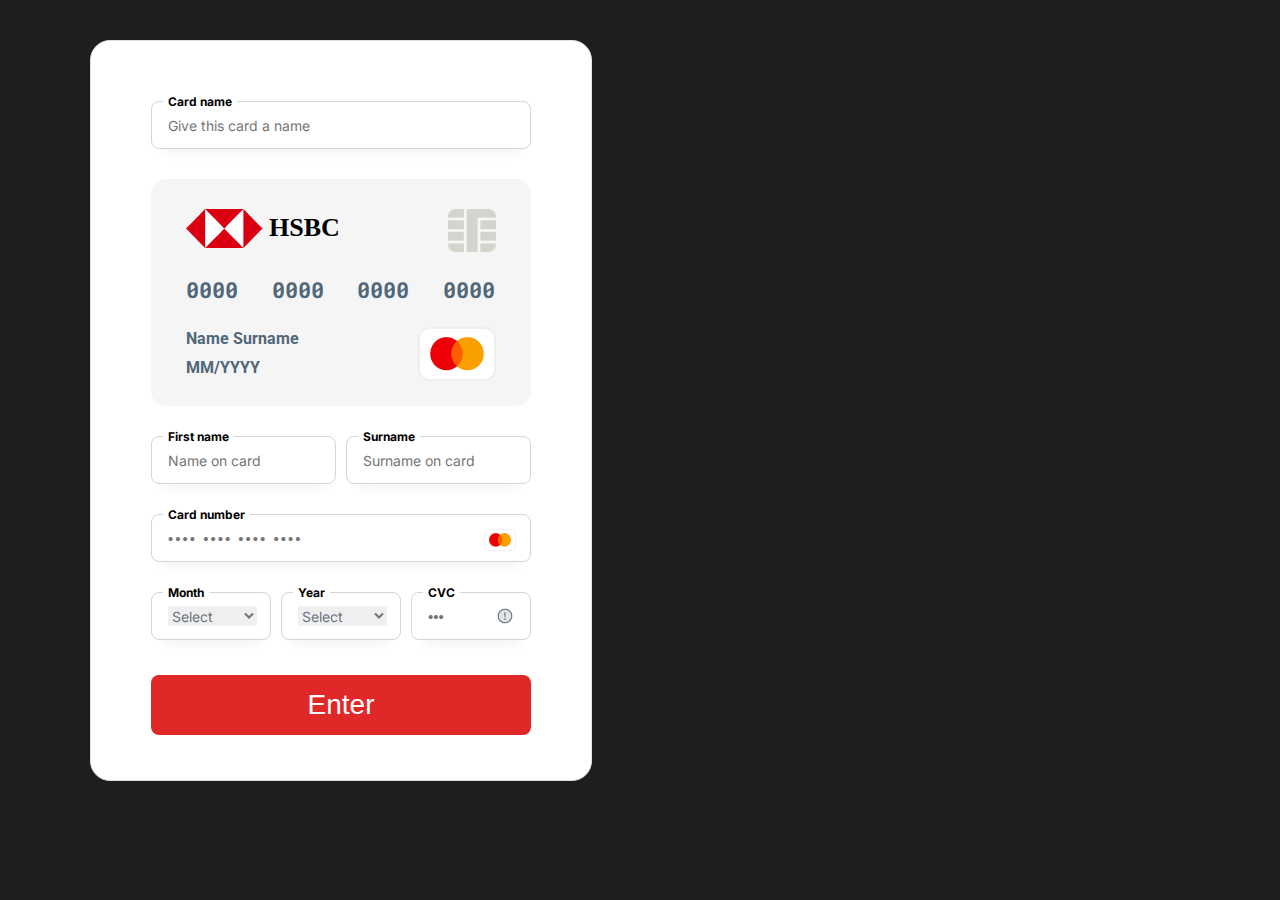
<file: index.html>
<!DOCTYPE html>
<html lang="en">

<head>
    <meta charset="UTF-8">
    <meta http-equiv="X-UA-Compatible" content="IE=edge">
    <meta name="viewport" content="width=device-width, initial-scale=1.0">
    <title>Forms</title>
    <link href="styles.css" rel="stylesheet">

</head>

<body>
    <div class="main">

        <div class="credit-card">

            <form action="" method="post">

                <fieldset class="card-name property-height-border">
                    <legend>Card name</legend>
                    <input class="card-text property-width-position" type="text" placeholder="Give this card a name">
                </fieldset>

                <div class="card-area credit-card__card-area">
                    <div class="logo">
                        <img class="logo-card" src="./static/images/logo-card.png" alt="icon logo">
                        <h1 class="text">HSBC</h1>
                        <img class="chip" src="./static/images/chip-card.png" alt="icon chip">
                    </div>

                    <div class="elements">
                        <div class="number-element">
                            <p>0000</p>
                            <p>0000</p>
                            <p>0000</p>
                            <p>0000</p>
                        </div>

                        <div class="client">
                            <div class="name-date">
                                <p class="name general">Name Surname</p>
                                <p class="month-year general">MM/YYYY</p>
                            </div>
                            <img class="icon-bank" src="./static/images/mastercard.png" alt="icon bank">
                        </div>
                    </div>
                </div>


                <div class="about-client credit-card__about-client">
                    <fieldset class="first-name property-height-border">
                        <legend>First name</legend>
                        <input class="name-text property-width-position" type="text" placeholder="Name on card">
                    </fieldset>

                    <fieldset class="surname property-height-border">
                        <legend>Surname</legend>
                        <input class="surname-text property-width-position" type="text" placeholder="Surname on card">
                    </fieldset>
                </div>

                <fieldset class="card-number property-height-border">
                    <legend>Card number</legend>
                    <div class="wraper-dots-logo">
                        <input class="enter-number all-dots" type="number" maxlength="16"
                            placeholder="•••• •••• •••• ••••">
                        <img class="small-logo" src="./static/images/mastercard.png" alt="logo bank small">

                    </div>
                </fieldset>


                <div class="date credit-card__date">

                    <fieldset class="month property-height-border all-data">
                        <legend>Month</legend>
                        <select>
                            <option value="month-1">Select</option>
                            <option value="month-2">Select</option>
                            <option value="month-3">Select</option>
                        </select>

                    </fieldset>

                    <fieldset class="year property-height-border all-data">
                        <legend>Year</legend>
                        <select>
                            <option value="year-1">Select</option>
                            <option value="year-2">Select</option>
                            <option value="year-3">Select</option>
                        </select>
                    </fieldset>

                    <fieldset class="cvc property-height-border all-data">
                        <legend>CVC</legend>
                        <div class="wraper-dots-cvc">
                            <input class="dots all-dots" type="password" maxlength="3" placeholder="•••">
                            <img class="icon-cvc" src="./static/images/cvc-icon.png" alt="cvc icon">

                        </div>
                    </fieldset>
                </div>

                <div class="button credit-card__button">
                    <button class="btn" type="button">Enter</button>
                </div>

            </form>
        </div>
    </div>

</body>

</html>
</file>
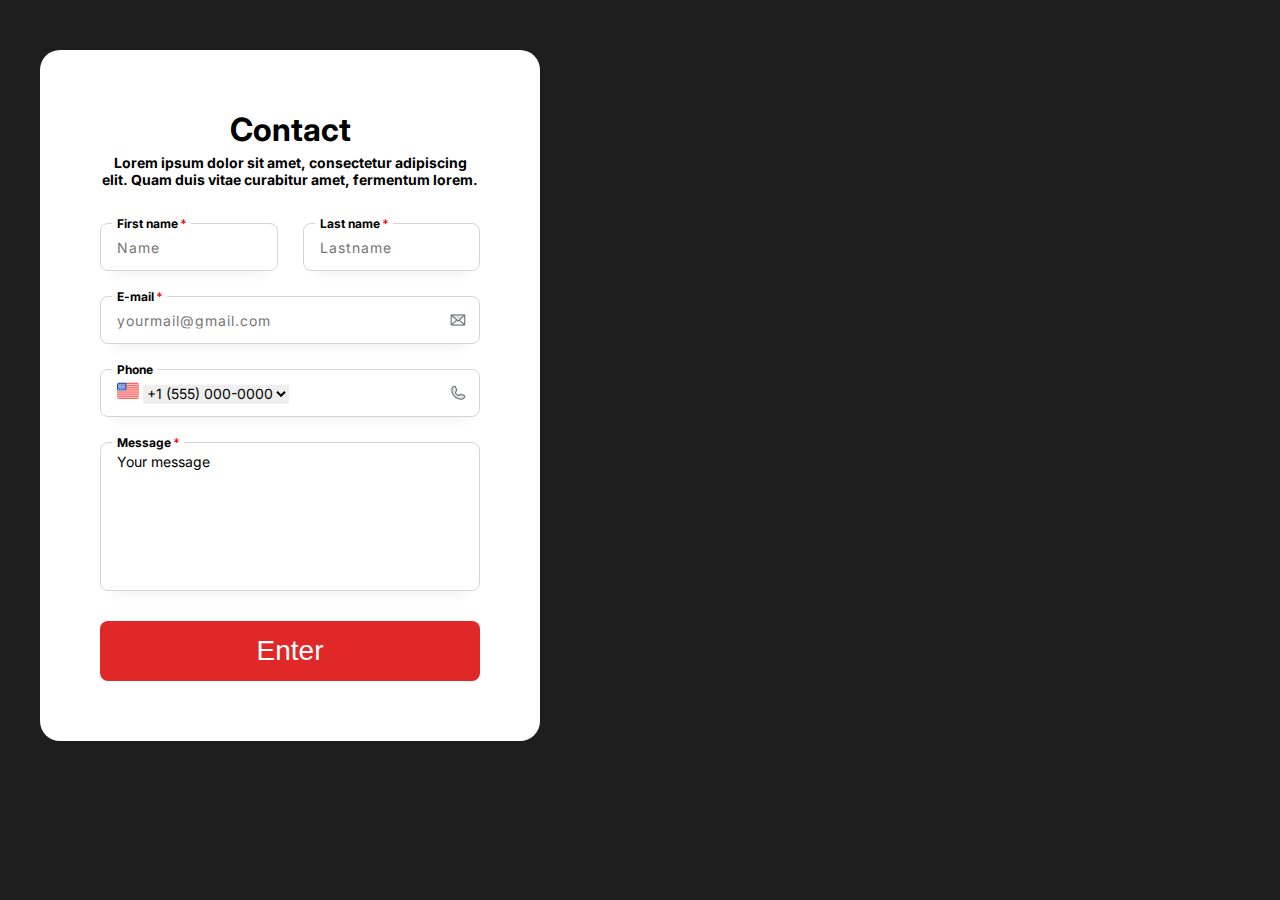
<file: contact.html>
<!DOCTYPE html>
<html lang="en">

<head>
    <meta charset="UTF-8">
    <meta http-equiv="X-UA-Compatible" content="IE=edge">
    <meta name="viewport" content="width=device-width, initial-scale=1.0">
    <title>Contact</title>
    <link rel="stylesheet" href="contact.css">
</head>

<body>

    <div class="contact">

        <div class="contact-title contact__contact-title">
            <h1 class="title contact-title__title">Contact</h1>
            <h4 class="text contact-title__text">Lorem ipsum dolor sit amet, consectetur adipiscing elit. Quam duis
                vitae curabitur amet,
                fermentum
                lorem. </h4>
        </div>

        <form action="" method="post">

            <div class="first-last-name contact__first-last-name">
                <fieldset class="property-height-border first-last-name__property-height-border width">
                    <legend>First name <img class="star first-last-name__star" src="./static/images/star.png"
                            alt="star"></legend>
                    <input class="first-name first-last-name__first-name" type="text" placeholder="Name">
                </fieldset>

                <fieldset class="property-height-border first-last-name__property-height-border width">
                    <legend>Last name <img class="star" src="./static/images/star.png" alt="star"></legend>
                    <input class="last-name" type="text" placeholder="Lastname">
                </fieldset>
            </div>

            <fieldset class="property-height-border contact__property-height-border your-mail">
                <legend>E-mail <img class="star property-height-border__star" src="./static/images/star.png" alt="star">
                </legend>
                <input class="email property-height-border__email" type="text" placeholder="yourmail@gmail.com">
                <div class="envelop property-height-border__envelop">
                    <img class="icon-envelop envelop__icon-envelop" src="./static/images/envelop.png" alt="envelop">
                </div>
            </fieldset>

            <fieldset class="property-height-border contact__property-height-border phone">
                <legend>Phone</legend>
                <div class="wrapper-flag-phone property-height-border__wrapper-flag-phone">
                    <img class="flag wrapper-flag-phone__flag" src="./static/images/flag.icon.png" alt="flag">
                    <select class="phone-number property-height-border__phone-number phone-message">
                        <option value="country-1">+1 (555) 000-0000</option>
                        <option value="country-1">+1 (555) 000-0000</option>
                        <option value="country-1">+1 (555) 000-0000</option>
                        <option value="country-1">+1 (555) 000-0000</option>
                    </select>

                </div>

                <div class="icon-ph contact__icon-ph">
                    <img class="icone-phone icon-ph__icone-phone" src="./static/images/icon-phone.png" alt="phone">
                </div>
            </fieldset>

            <fieldset class="message contact__message">
                <legend>Message <img class="star message__star" src="./static/images/star.png" alt="star"></legend>
                <textarea class="your-message message__your-message phone-message" name="comment" id="comment-field"
                    rows="8">Your message</textarea>
            </fieldset>

        </form>

        <div class="button contact__button">
            <button class="btn button__btn" type="button">Enter</button>
        </div>


    </div>

</body>

</html>
</file>
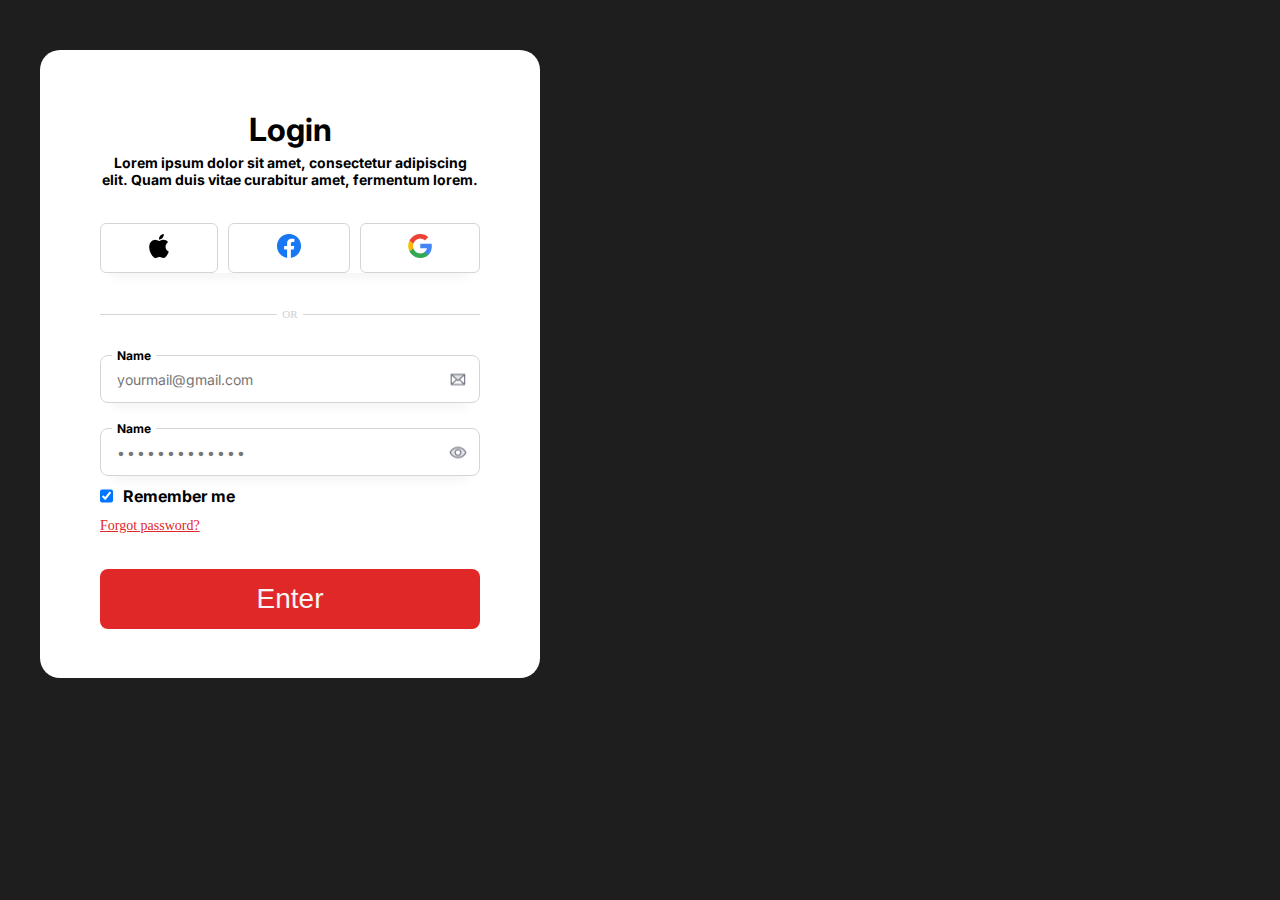
<file: login.html>
<!DOCTYPE html>
<html lang="en">

<head>
    <meta charset="UTF-8">
    <meta http-equiv="X-UA-Compatible" content="IE=edge">
    <meta name="viewport" content="width=device-width, initial-scale=1.0">
    <title>Login</title>
    <link rel="stylesheet" href="login.css">
</head>

<body>

    <div class="main">
        <div class="login">

            <form class="form-login" action="" method="post">

                <h1 class="title">Login</h1>

                <h5 class="text">Lorem ipsum dolor sit amet, consectetur adipiscing elit. Quam duis vitae curabitur
                    amet,
                    fermentum lorem.
                </h5>

                <div class="icons login__icons">
                    <div class="apple border">
                        <img class="icon-apple" src="./static/images/icon-apple.png" alt="icon apple">
                    </div>
                    <div class="facebook border">
                        <img class="icon-facebook" src="./static/images/icon-facebook.png" alt="icon-facebook">
                    </div>
                    <div class="google border">
                        <img class="icon-google" src="./static/images/icon-google.png" alt="icon-google">
                    </div>
                </div>

                <div class="or-line">
                    <p class="line"></p>
                    <p class="or">OR</p>
                    <p class="line"></p>
                </div>


                <fieldset class="name-email email-password">
                    <legend>Name</legend>
                    <div class="wraper-email-name-eyes">
                        <input class="email" type="email" placeholder="yourmail@gmail.com">
                        <img class="icon-envelop" src="./static/images/envelop.png" alt="icon envelop">
                    </div>
                </fieldset>

                <fieldset class="name-password email-password">
                    <legend>Name</legend>
                    <div class="wraper-email-name-eyes">
                        <input class="name-eyes" type="text" placeholder="•••••••••••••">
                        <img class="icon-eyes" src="./static/images/icon-eyes.png" alt="icon eyes">
                    </div>
                </fieldset>



                <div class="check login_check">
                    <input class="checkbox" type="checkbox" checked>
                    <p class="remember">Remember me</p>
                </div>

                <div class="password login_password">
                    <a class="forgot" href="#">Forgot password?</a>
                </div>

                <div class="button login_button">
                    <button class="btn-enter" type="button">Enter</button>
                </div>

            </form>

        </div>

    </div>

</body>

</html>
</file>
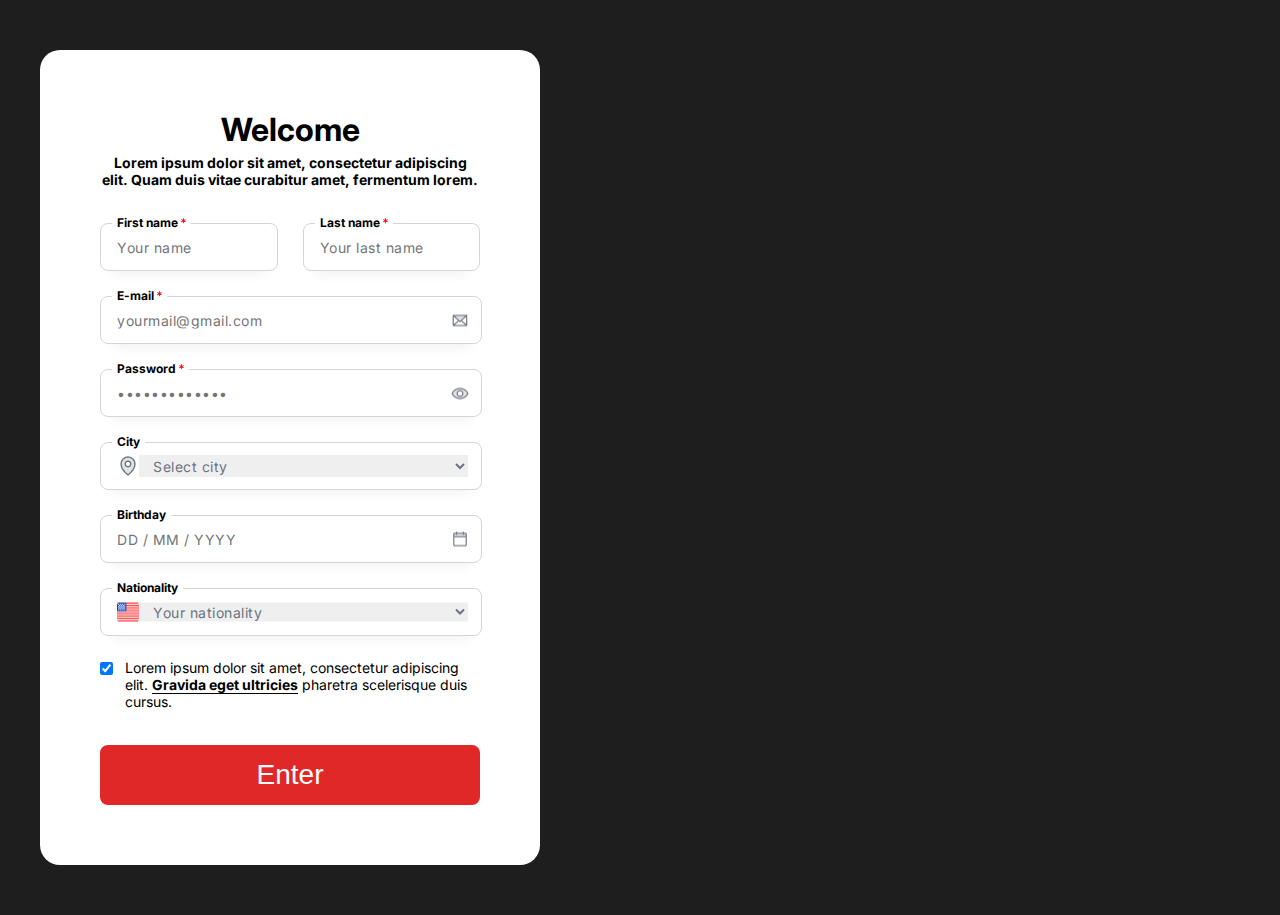
<file: welcome.html>
<!DOCTYPE html>
<html lang="en">

<head>
    <meta charset="UTF-8">
    <meta http-equiv="X-UA-Compatible" content="IE=edge">
    <meta name="viewport" content="width=device-width, initial-scale=1.0">
    <title>Welcome</title>
    <link rel="stylesheet" href="welcome.css">
</head>

<body>


    <div class="welcome">

        <div class="title-text welcome__title-text">
            <h1 class="welcome-title">Welcome</h1>
            <h4 class="welcome-text">Lorem ipsum dolor sit amet, consectetur adipiscing elit. Quam duis vitae curabitur
                amet,
                fermentum
                lorem. </h4>
        </div>

        <form class="form-welcome" action="" method="post">

            <div class="general welcome__general">
                <fieldset class="general-properties">
                    <legend>First name <img class="star" src="./static/images/star.png" alt="star"></legend>
                    <input class="your-name" type="text" placeholder="Your name">
                </fieldset>

                <fieldset class="general-properties">
                    <legend>Last name <img class="star" src="./static/images/star.png" alt="star"></legend>
                    <input class="your-name" type="text" placeholder="Your last name">
                </fieldset>
            </div>


            <fieldset class="email-star general-properties email-pass-birth">
                <legend>E-mail <img class="star" src="./static/images/star.png" alt="star"></legend>
                <div class="wraper-email-pass-birth">
                    <input class="your-property" type="text" placeholder="yourmail@gmail.com">
                    <img class="your-envelop indent-right" src="./static/images/envelop.png" alt="envelop">
                </div>
            </fieldset>


            <fieldset class="password-star general-properties email-pass-birth">
                <legend>Password <img class="star" src="./static/images/star.png" alt="star"></legend>
                <div class="wraper-email-pass-birth">
                    <input class="your-property" type="number" placeholder="•••••••••••••" maxlength="13">
                    <img class="your-eyes indent-right" src="./static/images/icon-eyes.png" alt="eyes">
                </div>
            </fieldset>


            <fieldset class="city general-properties city-national">
                <legend>City</legend>
                <div class="wraper-city-national">
                    <img class="icon-navigator left-indent" src="./static/images/nav.icon.png" alt="navigator">
                    <select class="your-city">
                        <option value="city-1">Select city</option>
                        <option value="city-2">Select city</option>
                        <option value="city-3">Select city</option>
                    </select>
                </div>
            </fieldset>


            <fieldset class="birthday general-properties email-pass-birth">
                <legend>Birthday</legend>
                <div class="wraper-email-pass-birth">
                    <input class="your-property" type="text" placeholder="DD / MM / YYYY" maxlength="8">
                    <img class="icon-calendar indent-right" src="./static/images/calendar.png" alt="calendar">
                </div>
            </fieldset>


            <fieldset class="nationality general-properties city-national">
                <legend>Nationality</legend>
                <div class="wraper-city-national">
                    <img class="flag left-indent" src="./static/images/flag.icon.png" alt="flag">
                    <select class="your-national">
                        <option value="nationality-1">Your nationality</option>
                        <option value="nationality-1">Your nationality</option>
                        <option value="nationality-1">Your nationality</option>
                    </select>
                </div>
            </fieldset>

        </form>

        <div class="welcome-checkboks welcome__welcome-checkboks">
            <input class="icon-checkbox" type="checkbox" checked>
            <p>Lorem ipsum dolor sit amet, consectetur adipiscing elit. <span>Gravida eget ultricies</span> pharetra
                scelerisque
                duis cursus.</p>
        </div>

        <div class="welcome-button welcome__welcome-button">
            <button class="your-button" type="button">Enter</button>
        </div>

    </div>

</body>

</html>
</file>
<file: styles.css>
@import url('https://fonts.googleapis.com/css2?family=Inter:wght@300&display=swap');
@import url('https://fonts.googleapis.com/css2?family=Inter:wght@700&display=swap');
@import url('https://fonts.googleapis.com/css2?family=Roboto:wght@300&display=swap');
@import url('https://fonts.googleapis.com/css2?family=Roboto+Mono:wght@200&display=swap');

* {
    margin: 0;
    padding: 0;
}

:root {
    --fonts-text: 'Inter', sans-serif;
    --fonts-big-text: 'Inter', sans-serif;
    --font-text-1: 'Roboto', sans-serif;
    --color-card-area: #F5F5F5;
    --color-card-area-2: #516778;
    --color-border: #D2D5DA;
    --color-text: #6C727F;
    --color-background: #1E1E1E;
    --color-shadow: rgba(0, 0, 0, 0.05);
    --color-input: #000;
    --color-back: #fff;
}

body {
    background-color: var(--color-background);
}

.main {
    margin: 40px 90px;
}

.credit-card {
    width: 500px;
    height: 739px;
    background-color: white;
    border: 1px solid rgb(224, 223, 223);
    border-radius: 20px;
}

form {
    width: 380px;
    height: 524px;
    margin: 60px;
}

.card-name {
    margin-bottom: 30px;
    font-weight: bold;
    font-family: var(--fonts-text);
}

legend {
    padding-left: 5px;
    padding-right: 5px;
    margin-left: -5px;
    position: absolute;
    z-index: 2;
    margin-top: -8px;
    background-color: var(--color-back);
}

.card-text {
    width: 100%;
    height: 17px;
    font-size: 14px;
    font-family: var(--fonts-text);
}

input {
    outline: none;
    border: none;
}

.credit-card__card-area {
    margin-bottom: 30px;
    background-color: var(--color-card-area);
    border-radius: 15px;
    padding: 30px 35px 25px 35px;
}

.logo {
    display: grid;
    grid-template-columns: 83px 1fr 48px;
    margin-bottom: 23px;
}

.text {
    font-family: var(--font-text);
    font-weight: bold;
    font-size: 26px;
    padding-top: 4px;
}

.number-element {
    display: grid;
    grid-template-columns: repeat(4, 1fr);
    margin-bottom: 23px;
    gap: 0 32.67px;
    font-size: 22px;
    font-family: 'Roboto Mono', monospace;
    font-weight: bold;
    color: var(--color-card-area-2);
}

.client {
    display: grid;
    grid-template-columns: repeat(2, 1fr);
}

.name-date {
    color: var(--color-card-area-2);
    font-size: 16px;
    font-family: var(--font-text-1);
}

.name {
    margin-bottom: 5px;
}

.general {
    font-size: 16px;
    line-height: 24px;
    font-weight: bold;
}

.icon-bank {
    margin-left: 90px;
}

.credit-card__about-client {
    display: grid;
    grid-template-columns: repeat(2, 1fr);
    gap: 10px;
    margin-bottom: 30px;
    font-weight: bold;
    font-family: var(--fonts-text);
}

.property-height-border {
    height: 46px;
    font-size: 12px;
    border-radius: 8px;
    box-shadow: 0px 16px 11px -12px var(--color-shadow);
    border: 1px solid var(--color-border);
    padding-left: 16px;
    padding-right: 12px;
    position: relative;
}

.property-width-position {
    width: 85%;
    font-size: 14px;
    font-family: var(--fonts-text);
    position: absolute;
    top: 50%;
    transform: translateY(-50%);
}

.wraper-dots-logo {
    display: grid;
    grid-template-columns: 343px 1fr;
    gap: 17px;
    position: absolute;
    top: 50%;
    transform: translateY(-50%);
}

.card-number {
    display: flex;
    justify-content: space-between;
    margin-bottom: 30px;
    font-weight: bold;
    font-family: var(--fonts-text);
}

.enter-number {
    letter-spacing: 2px;
}

.dots {
    width: 70%;
}

.all-dots {
    height: 18px;
    font-size: 15px;
}

.small-logo {
    width: 32px;
    height: 22px;
    position: absolute;
    right: 12px;
}

.credit-card__date {
    display: grid;
    grid-template-columns: repeat(3, 1fr);
    gap: 10px;
    font-weight: bold;
    font-family: var(--fonts-text);
}

.all-data {
    padding-right: 12px;
    padding-left: 16px;
}

select {
    border: none;
    font-family: var(--fonts-text);
    color: var(--color-text);
    width: 75%;
    font-size: 14px;
    outline: none;
    position: absolute;
    top: 50%;
    transform: translateY(-50%);
}

.wraper-dots-cvc {
    display: grid;
    grid-template-columns: 2fr 1fr;
    position: absolute;
    top: 50%;
    transform: translateY(-50%);
}

.btn {
    width: 380px;
    height: 60px;
    border-radius: 8px;
    margin-top: 35px;
    background-color: #E12828;
    border: none;
    font-size: 28px;
    color: var(--color-back);
}
</file>
<file: contact.css>
@import url('https://fonts.googleapis.com/css2?family=Inter:wght@300&display=swap');
@import url('https://fonts.googleapis.com/css2?family=Inter:wght@700&display=swap');
@import url('https://fonts.googleapis.com/css2?family=Roboto:wght@300&display=swap');
@import url('https://fonts.googleapis.com/css2?family=Roboto+Mono:wght@200&display=swap');

* {
    margin: 0;
    padding: 0;
}

:root {
    --fonts-text: 'Inter', sans-serif;
    --fonts-big-text: 'Inter', sans-serif;
    --font-text-1: 'Roboto', sans-serif;
    --font-small-text: 'Inter', sans-serif;
    --color-card-area: #F5F5F5;
    --color-card-area-2: #516778;
    --color-border: #D2D5DA;
    --color-text: #6C727F;
    --color-background: #1E1E1E;
    --color-shadow: rgba(0, 0, 0, 0.05);
    --color-input: #000;
    --color-or: #CFCFCF;
    --color-button: #E12828;
    --color-back: #fff;
}

body {
    background-color: var(--color-background);
}

.contact {
    width: 500px;
    height: 691px;
    background-color: var(--color-back);
    border-radius: 20px;
    margin: 50px 40px;
}

.contact__contact-title {
    width: 380px;
    height: 78px;
    padding: 60px 60px 0 60px;
}

.contact-title__title {
    font-size: 32px;
    font-family: var(--fonts-big-text);
    margin-bottom: 5px;
    text-align: center;
}

.contact-title__text {
    font-size: 14px;
    text-align: center;
    font-family: var(--fonts-text);
}

form {
    width: 380px;
    height: 363px;
    padding: 35px 60px;
}

.width {
    width: 175px;
}

legend {
    font-weight: bold;
    padding-left: 5px;
    padding-right: 5px;
    margin-left: -5px;
    font-size: 12px;
    font-family: var(--fonts-text);
    position: absolute;
    z-index: 2;
    margin-top: -8px;
    background-color: var(--color-back);
}

.star {
    transform: translateY(-3px);
}

.property-height-border {
    position: relative;
    height: 46px;
    border: 1px solid var(--color-border);
    border-radius: 8px;
    box-shadow: 0px 16px 11px -12px var(--color-shadow);
    padding-left: 16px;
}

input {
    font-size: 14px;
    font-family: var(--fonts-text);
    letter-spacing: 1px;
    border: none;
    outline: none;
    width: 80%;
    position: absolute;
    top: 50%;
    transform: translateY(-50%);
}

.contact__first-last-name {
    display: flex;
    justify-content: space-between;
    gap: 25px;
    margin-bottom: 25px;
}

.your-mail {
    display: flex;
    justify-content: space-between;
    margin-bottom: 25px;
}

.icon-envelop {
    position: absolute;
    top: 50%;
    transform: translateY(-50%);
    right: 12px;
}

.phone {
    display: flex;
    justify-content: space-between;
    margin-bottom: 25px;
}

.wrapper-flag-phone {
    position: absolute;
    top: 50%;
    transform: translateY(-50%);
}

.icone-phone {
    position: absolute;
    top: 50%;
    right: 12px;
    transform: translateY(-50%);
}

.message {
    position: relative;
    padding-left: 16px;
    border: 1px solid var(--color-border);
    border-radius: 8px;
    box-shadow: 0px 16px 11px -12px var(--color-shadow);
}

textarea {
    transform: translateY(3px);
    resize: none;
}

.phone-message {
    border: none;
    outline: none;
    font-family: var(--fonts-text);
    font-size: 14px;
}

.your-message {
    width: 95%;
    padding-top: 7px;
}

.button {
    padding: 0 60px 60px 60px;
}

.btn {
    width: 100%;
    height: 60px;
    font-size: 28px;
    color: var(--color-back);
    background-color: var(--color-button);
    border: none;
    border-radius: 8px;
}
</file>
<file: login.css>
@import url('https://fonts.googleapis.com/css2?family=Inter:wght@300&display=swap');
@import url('https://fonts.googleapis.com/css2?family=Inter:wght@700&display=swap');
@import url('https://fonts.googleapis.com/css2?family=Roboto:wght@300&display=swap');
@import url('https://fonts.googleapis.com/css2?family=Roboto+Mono:wght@200&display=swap');
@import url('https://fonts.googleapis.com/css2?family=Inter:wght@100&display=swap');

* {
    margin: 0;
    padding: 0;
}

:root {
    --fonts-text: 'Inter', sans-serif;
    --fonts-big-text: 'Inter', sans-serif;
    --font-text-1: 'Roboto', sans-serif;
    --font-small-text: 'Inter', sans-serif;
    --color-card-area: #F5F5F5;
    --color-card-area-2: #516778;
    --color-border: #D2D5DA;
    --color-text: #6C727F;
    --color-background: #1E1E1E;
    --color-shadow: rgba(0, 0, 0, 0.05);
    --color-input: #000;
    --color-or: #CFCFCF;
    --color-button: #E12828;
    --color-back: #fff;
}

body {
    background-color: var(--color-background);
}

.main {
    margin: 50px 40px;
}

.login {
    width: 500px;
    height: 628px;
    background-color: #fff;
    border-radius: 20px;
}

.form-login {
    width: 380px;
    padding: 60px;
}

.title {
    font-size: 32px;
    font-family: var(--fonts-text);
    text-align: center;
    margin-bottom: 5px;
}

.text {
    font-size: 14px;
    line-height: 17px;
    font-family: var(--font-small-text);
    text-align: center;
    margin-bottom: 35px;
}

.login__icons {
    display: flex;
    justify-content: space-between;
    gap: 10px;
    margin-bottom: 35px;
    box-shadow: 0px 16px 11px -12px var(--color-shadow);
}

.border {
    border: 1px solid var(--color-border);
    border-radius: 6px;
    padding: 10px 48px;
}

.google {
    padding: 10px 47px;
}

.or-line {
    display: flex;
    justify-content: space-between;
    gap: 5px;
    margin-bottom: 35px;
}

.or {
    font-size: 11px;
    color: var(--color-or);
    text-align: center;
}

.line {
    width: 180px;
    border-bottom: 1px solid var(--color-border);
    margin-bottom: 5.5px;
}

legend {
    padding-left: 5px;
    padding-right: 5px;
    margin-left: 11px;
    font-size: 12px;
    font-family: var(--fonts-text);
    font-weight: bold;
    position: absolute;
    z-index: 2;
    margin-top: -8px;
    background-color: var(--color-back);
}


.email-password {
    height: 46px;
    border: 1px solid var(--color-border);
    border-radius: 8px;
    margin-bottom: 25px;
    font-family: var(--fonts-text);
    box-shadow: 0px 16px 11px -12px var(--color-shadow);
    position: relative;
}

.wraper-email-name-eyes {
    display: flex;
    justify-content: space-between;
    gap: 10px;
    position: absolute;
    top: 50%;
    transform: translateY(-50%);
    width: 100%;
}

input {
    outline: none;
    border: none;
    padding-left: 16px;
    font-size: 14px;
    font-family: var(--fonts-text);
}

.email {
    width: 100%;
}

.name-eyes {
    width: 100%;
    letter-spacing: 2px;
}

.icon-envelop,
.icon-eyes {
    position: absolute;
    right: 12px;
}

.name-password {
    margin-bottom: 10px;
}

.login_check {
    display: flex;
    justify-content: flex-start;
    gap: 10px;
    margin-bottom: 10px;
}

.remember {
    font-size: 16px;
    font-family: var(--fonts-text);
    font-weight: bold;
}

.forgot {
    font-size: 14px;
    color: var(--color-button);
}

.login_password {
    margin-bottom: 35px;
}

.btn-enter {
    width: 380px;
    height: 60px;
    background-color: var(--color-button);
    border: none;
    border-radius: 8px;
    font-size: 28px;
    color: var(--color-card-area);
}
</file>
<file: welcome.css>
@import url('https://fonts.googleapis.com/css2?family=Inter:wght@300&display=swap');
@import url('https://fonts.googleapis.com/css2?family=Inter:wght@700&display=swap');
@import url('https://fonts.googleapis.com/css2?family=Roboto:wght@300&display=swap');
@import url('https://fonts.googleapis.com/css2?family=Roboto+Mono:wght@200&display=swap');
@import url('https://fonts.googleapis.com/css2?family=Inter:wght@100&display=swap');

* {
    margin: 0;
    padding: 0;
}

:root {
    --fonts-text: 'Inter', sans-serif;
    --fonts-big-text: 'Inter', sans-serif;
    --font-text-1: 'Roboto', sans-serif;
    --font-small-text: 'Inter', sans-serif;
    --color-card-area: #F5F5F5;
    --color-card-area-2: #516778;
    --color-border: #D2D5DA;
    --color-text: #6C727F;
    --color-background: #1E1E1E;
    --color-shadow: rgba(0, 0, 0, 0.05);
    --color-input: #000;
    --color-or: #CFCFCF;
    --color-button: #E12828;
    --color-back: #fff;
}

body {
    background-color: var(--color-background);
    margin: 50px 40px;
}

.welcome {
    width: 500px;
    height: 815px;
    border-radius: 20px;
    background-color: var(--color-back);
}

.form-welcome {
    width: 380px;
    height: 401px;
    padding: 35px 60px;
}

.welcome__title-text {
    width: 380px;
    padding: 60px 60px 0 60px;
    text-align: center;
    font-family: var(--fonts-text);
}

.welcome-title {
    padding-bottom: 5px;
    font-size: 32px;
}

.welcome-text {
    font-size: 14px;
}

.welcome__general {
    display: flex;
    justify-content: space-between;
    gap: 25px;
    width: 100%;
    margin-bottom: 25px;
}

.star {
    transform: translateY(-3px);
}

.general-properties {
    height: 46px;
    font-size: 12px;
    border-radius: 8px;
    box-shadow: 0px 16px 11px -12px var(--color-shadow);
    border: 1px solid var(--color-border);
    width: 100%;
    font-family: var(--fonts-text);
    position: relative;
}

legend {
    padding-left: 5px;
    padding-right: 5px;
    margin-left: 11px;
    font-weight: bold;
    position: absolute;
    z-index: 2;
    margin-top: -9px;
    background-color: var(--color-back);

}

.your-name {
    position: absolute;
    top: 50%;
    transform: translateY(-50%);
    width: 85%;
}

input {
    border: none;
    outline: none;
    font-size: 14px;
    font-family: var(--fonts-text);
    letter-spacing: 0.5px;
    padding-left: 16px;
}

.wraper-email-pass-birth {
    display: flex;
    justify-content: space-between;
    gap: 10px;
    position: absolute;
    top: 50%;
    transform: translateY(-50%);
    width: 100%;
}

.wraper-city-national {
    display: flex;
    justify-content: flex-start;
    position: absolute;
    top: 50%;
    transform: translateY(-50%);
    margin-left: 16px;
    width: 100%;
}

select {
    border: none;
    outline: none;
    color: var(--color-text);
    width: 86.5%;
    padding-left: 10px;
    font-size: 14px;
    font-family: var(--fonts-text);
    letter-spacing: 0.5px;
}

.email-pass-birth {
    display: flex;
    justify-content: space-between;
    width: 100%;
    margin-bottom: 25px;
}

.indent-right {
    position: absolute;
    right: 12px;
}

.city {
    margin-bottom: 25px;
}

.welcome__welcome-checkboks {
    display: flex;
    justify-content: flex-start;
    gap: 12px;
    width: 380px;
    padding: 0 60px 35px 60px;
}

span {
    border-bottom: 1px solid var(--color-input);
    font-weight: bold;
}

p {
    font-size: 14px;
    font-family: var(--fonts-text);
}

.icon-checkbox {
    transform: translateY(-16px);
}

.welcome__welcome-button {
    padding: 0 60px 60px 60px;
}

.your-button {
    width: 380px;
    height: 60px;
    border-radius: 8px;
    border: none;
    background-color: var(--color-button);
    font-size: 28px;
    color: var(--color-back);
}
</file>
